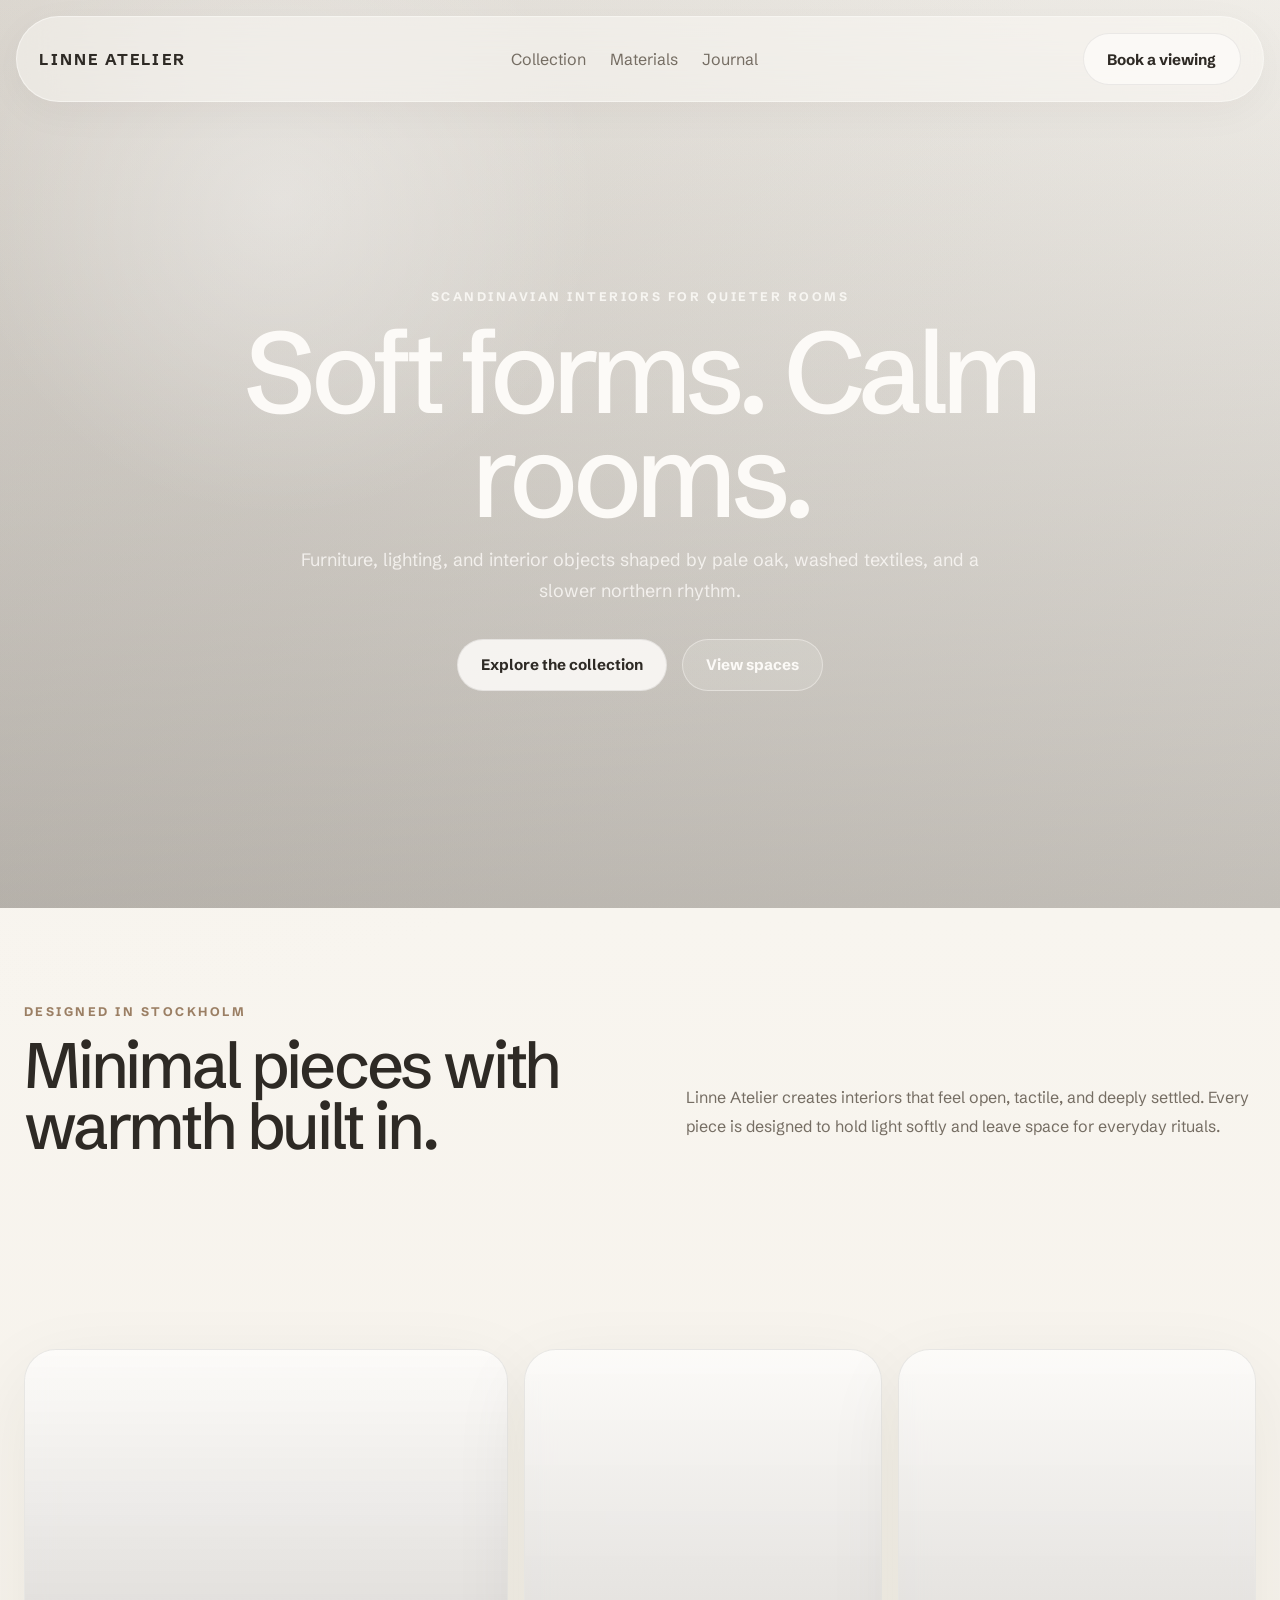
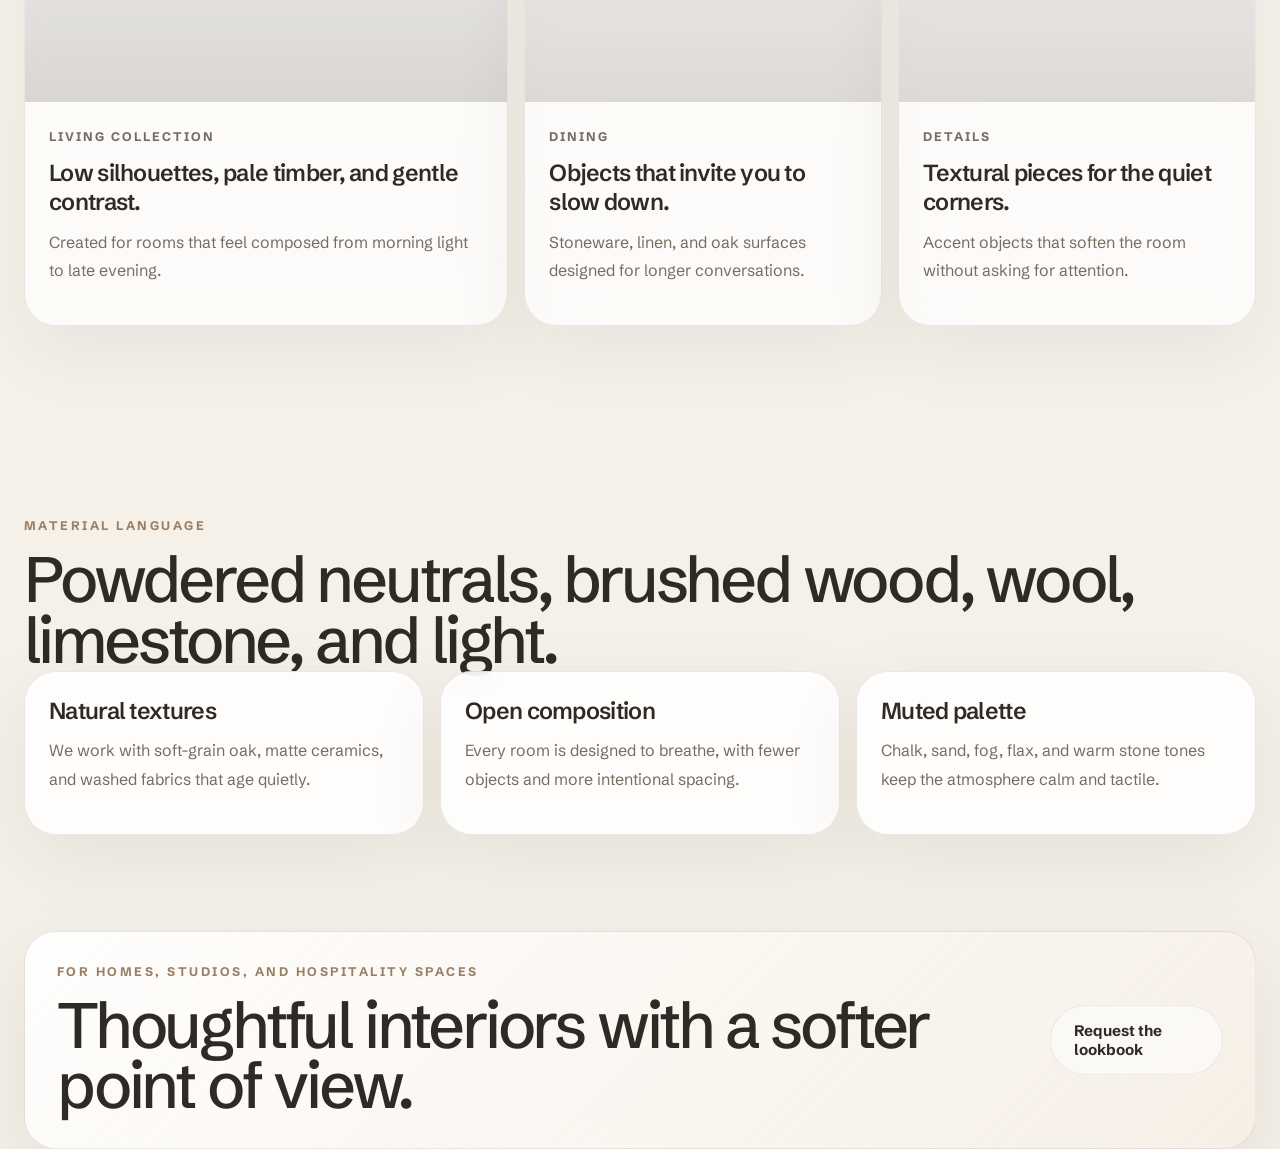
<file: index.html>
<!DOCTYPE html>
<html lang="en">
  <head>
    <meta charset="UTF-8" />
    <meta name="viewport" content="width=device-width, initial-scale=1.0" />
    <title>Linne Atelier</title>
    <meta
      name="description"
      content="Softly modern Scandinavian interiors, furniture, and objects designed for slower living."
    />
    <link rel="preconnect" href="https://fonts.googleapis.com" />
    <link rel="preconnect" href="https://fonts.gstatic.com" crossorigin />
    <link
      href="https://fonts.googleapis.com/css2?family=Manrope:wght@400;500;600;700;800&family=Schibsted+Grotesk:wght@400;500;600;700&display=swap"
      rel="stylesheet"
    />
    <link rel="stylesheet" href="styles.css" />
  </head>
  <body>
    <header class="topbar">
      <a href="#" class="brand">Linne Atelier</a>
      <nav class="topbar__nav">
        <a href="#collection">Collection</a>
        <a href="#materials">Materials</a>
        <a href="contact.html">Journal</a>
      </nav>
      <a href="contact.html" class="button button--nav">Book a viewing</a>
    </header>

    <main>
      <section class="hero">
        <div class="hero__backdrop"></div>
        <div class="hero__veil"></div>
        <div class="hero__grid">
          <div class="hero__copy">
            <p class="eyebrow">Scandinavian interiors for quieter rooms</p>
            <h1 class="title_hero">Soft forms. Calm rooms.</h1>
            <p class="hero__lede">
              Furniture, lighting, and interior objects shaped by pale oak, washed textiles, and a
              slower northern rhythm.
            </p>

            <div class="hero__actions">
              <a href="contact.html" class="button button_primary">Explore the collection</a>
              <a href="#collection" class="button button--secondary">View spaces</a>
            </div>
          </div>
        </div>
      </section>

      <section class="section intro-strip" id="collection">
        <div class="intro-strip__lead">
          <p class="eyebrow eyebrow--soft">Designed in Stockholm</p>
          <h2>Minimal pieces with warmth built in.</h2>
        </div>
        <div class="intro-strip__text">
          <p>
            Linne Atelier creates interiors that feel open, tactile, and deeply settled. Every
            piece is designed to hold light softly and leave space for everyday rituals.
          </p>
        </div>
      </section>

      <section class="section gallery">
        <article class="gallery-card gallery-card--large">
          <div class="gallery-card__image gallery-card__image--living"></div>
          <div class="gallery-card__body">
            <p class="gallery-card__eyebrow">Living collection</p>
            <h3>Low silhouettes, pale timber, and gentle contrast.</h3>
            <p>Created for rooms that feel composed from morning light to late evening.</p>
          </div>
        </article>
        <article class="gallery-card">
          <div class="gallery-card__image gallery-card__image--dining"></div>
          <div class="gallery-card__body">
            <p class="gallery-card__eyebrow">Dining</p>
            <h3>Objects that invite you to slow down.</h3>
            <p>Stoneware, linen, and oak surfaces designed for longer conversations.</p>
          </div>
        </article>
        <article class="gallery-card">
          <div class="gallery-card__image gallery-card__image--detail"></div>
          <div class="gallery-card__body">
            <p class="gallery-card__eyebrow">Details</p>
            <h3>Textural pieces for the quiet corners.</h3>
            <p>Accent objects that soften the room without asking for attention.</p>
          </div>
        </article>
      </section>

      <section class="section materials" id="materials">
        <div class="section-heading section-heading--wide">
          <p class="eyebrow eyebrow--soft">Material language</p>
          <h2>Powdered neutrals, brushed wood, wool, limestone, and light.</h2>
        </div>

        <div class="materials-grid">
          <article class="material">
            <h3>Natural textures</h3>
            <p>We work with soft-grain oak, matte ceramics, and washed fabrics that age quietly.</p>
          </article>
          <article class="material">
            <h3>Open composition</h3>
            <p>Every room is designed to breathe, with fewer objects and more intentional spacing.</p>
          </article>
          <article class="material">
            <h3>Muted palette</h3>
            <p>Chalk, sand, fog, flax, and warm stone tones keep the atmosphere calm and tactile.</p>
          </article>
        </div>
      </section>

      <section class="section story-band">
        <div class="story-band__copy">
          <p class="eyebrow eyebrow--soft">For homes, studios, and hospitality spaces</p>
          <h2>Thoughtful interiors with a softer point of view.</h2>
        </div>
        <a href="contact.html" class="button button_primary">Request the lookbook</a>
      </section>
    </main>

    <script
      src="https://møle.com/embed.js"
      data-token="cs-d4bee82b-1b47-4c18-8f8e-a85fb64a5400"
    ></script>
  </body>
</html>
</file>
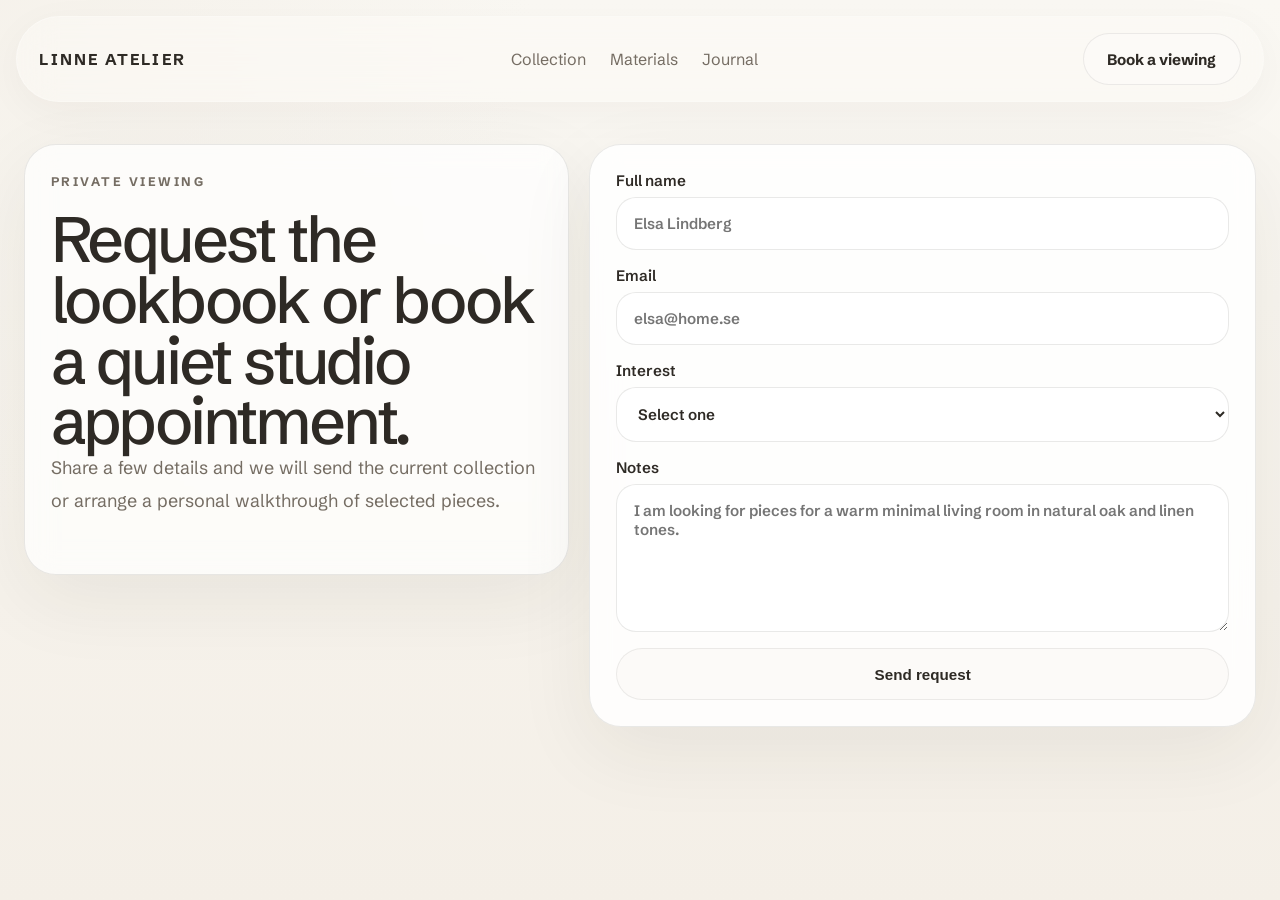
<file: contact.html>
<!DOCTYPE html>
<html lang="en">
  <head>
    <meta charset="UTF-8" />
    <meta name="viewport" content="width=device-width, initial-scale=1.0" />
    <title>Contact Linne Atelier</title>
    <meta
      name="description"
      content="Request the Linne Atelier lookbook or book a private interior viewing."
    />
    <link rel="preconnect" href="https://fonts.googleapis.com" />
    <link rel="preconnect" href="https://fonts.gstatic.com" crossorigin />
    <link
      href="https://fonts.googleapis.com/css2?family=Manrope:wght@400;500;600;700;800&family=Schibsted+Grotesk:wght@400;500;600;700&display=swap"
      rel="stylesheet"
    />
    <link rel="stylesheet" href="styles.css" />
  </head>
  <body class="contact-page">
    <header class="topbar">
      <a href="index.html" class="brand">Linne Atelier</a>
      <nav class="topbar__nav">
        <a href="index.html#collection">Collection</a>
        <a href="index.html#materials">Materials</a>
        <a href="contact.html">Journal</a>
      </nav>
      <a href="contact.html" class="button button--nav">Book a viewing</a>
    </header>

    <main class="contact-main">
      <section class="contact-hero">
        <div class="contact-hero__copy">
          <p class="eyebrow eyebrow--soft">Private viewing</p>
          <h1 class="title_hero">Request the lookbook or book a quiet studio appointment.</h1>
          <p class="hero__lede hero__lede--dark">
            Share a few details and we will send the current collection or arrange a personal
            walkthrough of selected pieces.
          </p>
        </div>

        <form class="form-card">
          <label>
            Full name
            <input type="text" name="name" placeholder="Elsa Lindberg" />
          </label>
          <label>
            Email
            <input type="email" name="email" placeholder="elsa@home.se" />
          </label>
          <label>
            Interest
            <select name="interest">
              <option value="">Select one</option>
              <option>Lookbook request</option>
              <option>Private viewing</option>
              <option>Interior project</option>
            </select>
          </label>
          <label>
            Notes
            <textarea
              name="details"
              rows="6"
              placeholder="I am looking for pieces for a warm minimal living room in natural oak and linen tones."
            ></textarea>
          </label>
          <button type="submit" class="button button_primary">Send request</button>
        </form>
      </section>
    </main>

    <script
      src="https://møle.com/embed.js"
      data-token="cs-d4bee82b-1b47-4c18-8f8e-a85fb64a5400"
    ></script>
  </body>
</html>
</file>
<file: styles.css>
:root {
  --bg: #f7f4ef;
  --bg-soft: #efe9df;
  --surface: rgba(255, 255, 255, 0.7);
  --surface-strong: rgba(255, 255, 255, 0.86);
  --text: #2e2a25;
  --muted: #756d63;
  --line: rgba(46, 42, 37, 0.1);
  --accent: #b59b82;
  --accent-strong: #9b7f64;
  --white: #fcfaf7;
  --shadow: 0 24px 80px rgba(44, 38, 31, 0.07);
  --max-width: 1440px;
}

* {
  box-sizing: border-box;
}

html {
  scroll-behavior: smooth;
}

body {
  margin: 0;
  color: var(--text);
  font-family: "Schibsted Grotesk", sans-serif;
  background:
    radial-gradient(circle at top left, rgba(245, 241, 234, 0.85), transparent 34%),
    linear-gradient(180deg, #faf8f3 0%, #f4efe7 100%);
}

a {
  color: inherit;
  text-decoration: none;
}

img {
  max-width: 100%;
  display: block;
}

h1,
h2,
h3,
p {
  margin-top: 0;
}

.topbar {
  position: fixed;
  top: 0;
  left: 50%;
  transform: translateX(-50%);
  z-index: 20;
  display: flex;
  align-items: center;
  justify-content: space-between;
  gap: 1rem;
  width: min(calc(100% - 2rem), var(--max-width));
  margin-top: 1rem;
  padding: 1rem 1.4rem;
  border: 1px solid rgba(252, 250, 247, 0.6);
  border-radius: 999px;
  background: rgba(252, 250, 247, 0.48);
  backdrop-filter: blur(18px);
  box-shadow: 0 10px 40px rgba(44, 38, 31, 0.04);
}

.brand {
  font-size: 0.98rem;
  font-weight: 700;
  letter-spacing: 0.14em;
  text-transform: uppercase;
}

.topbar__nav {
  display: flex;
  gap: 1.5rem;
  color: var(--muted);
}

.topbar__nav a:hover {
  color: var(--text);
}

.button {
  display: inline-flex;
  align-items: center;
  justify-content: center;
  min-height: 3.25rem;
  padding: 0.95rem 1.45rem;
  border-radius: 999px;
  font-size: 0.95rem;
  font-weight: 700;
  transition:
    transform 180ms ease,
    background-color 180ms ease,
    border-color 180ms ease,
    color 180ms ease;
}

.button:hover {
  transform: translateY(-2px);
}

.button_primary,
.button--nav {
  background: rgba(252, 250, 247, 0.88);
  color: var(--text);
  border: 1px solid rgba(46, 42, 37, 0.08);
}

.button_primary:hover,
.button--nav:hover {
  background: var(--white);
}

.button--secondary {
  border: 1px solid rgba(252, 250, 247, 0.42);
  background: rgba(252, 250, 247, 0.14);
  color: var(--white);
}

.hero {
  position: relative;
  min-height: 100svh;
  padding: 7.5rem 1.5rem 3rem;
  overflow: hidden;
}

.hero__backdrop,
.hero__veil {
  position: absolute;
  inset: 0;
}

.hero__backdrop {
  background:
    linear-gradient(120deg, rgba(68, 59, 50, 0.16), rgba(68, 59, 50, 0.02)),
    url("https://images.unsplash.com/photo-1505693416388-ac5ce068fe85?auto=format&fit=crop&w=2200&q=80");
  background-position: center;
  background-size: cover;
}

.hero__veil {
  background:
    radial-gradient(circle at 22% 22%, rgba(255, 255, 255, 0.34), transparent 26%),
    linear-gradient(180deg, rgba(246, 240, 232, 0.08), rgba(65, 58, 50, 0.28));
}

.hero__grid {
  position: relative;
  z-index: 1;
  width: min(calc(100% - 3rem), var(--max-width));
  margin: 0 auto;
  min-height: calc(100svh - 10rem);
  display: flex;
  align-items: center;
  justify-content: center;
}

.hero__copy {
  width: 100%;
  max-width: 1440px;
  padding: clamp(2rem, 4vw, 4rem) clamp(1rem, 4vw, 3rem);
  display: flex;
  flex-direction: column;
  align-items: center;
  text-align: center;
}

.eyebrow {
  margin-bottom: 1rem;
  color: rgba(252, 250, 247, 0.85);
  font-size: 0.78rem;
  font-weight: 700;
  letter-spacing: 0.2em;
  text-transform: uppercase;
}

.eyebrow--soft {
  color: var(--accent-strong);
}

.title_hero {
  max-width: 14ch;
  margin-bottom: 1rem;
  color: var(--white);
  font-size: clamp(4rem, 9vw, 8.8rem);
  font-weight: 500;
  line-height: 0.9;
  letter-spacing: -0.06em;
}

.hero__lede {
  max-width: 44rem;
  margin-bottom: 2rem;
  color: rgba(252, 250, 247, 0.8);
  font-size: clamp(1rem, 1.4vw, 1.2rem);
  line-height: 1.75;
}

.hero__lede--dark {
  color: var(--muted);
}

.hero__actions,
.contact__actions {
  display: flex;
  flex-wrap: wrap;
  justify-content: center;
  gap: 0.9rem;
}

.section,
.contact-main {
  width: min(calc(100% - 3rem), var(--max-width));
  margin: 0 auto;
}

.section {
  padding: 6rem 0;
}

.intro-strip {
  display: grid;
  grid-template-columns: 1.05fr 0.95fr;
  gap: 2rem;
  align-items: end;
}

.intro-strip__lead h2,
.section-heading h2,
.story-band__copy h2,
.contact-hero__copy .title_hero {
  margin-bottom: 0;
  color: var(--text);
  font-size: clamp(2.5rem, 5vw, 5.2rem);
  font-weight: 500;
  line-height: 0.95;
  letter-spacing: -0.05em;
}

.intro-strip__text p,
.gallery-card__body p,
.material p,
.contact-hero__copy p {
  color: var(--muted);
  line-height: 1.8;
}

.gallery {
  display: grid;
  grid-template-columns: 1.15fr 0.85fr 0.85fr;
  gap: 1rem;
}

.gallery-card,
.material,
.story-band,
.contact-hero__copy,
.form-card {
  border: 1px solid var(--line);
  border-radius: 32px;
  background: var(--surface);
  box-shadow: var(--shadow);
  backdrop-filter: blur(14px);
}

.gallery-card {
  overflow: hidden;
}

.gallery-card__image {
  min-height: 22rem;
  background-size: cover;
  background-position: center;
}

.gallery-card__image--living {
  background-image:
    linear-gradient(180deg, rgba(246, 242, 236, 0.08), rgba(73, 65, 58, 0.2)),
    url("https://images.unsplash.com/photo-1505693416388-ac5ce068fe85?auto=format&fit=crop&w=1600&q=80");
}

.gallery-card__image--dining {
  background-image:
    linear-gradient(180deg, rgba(246, 242, 236, 0.08), rgba(73, 65, 58, 0.18)),
    url("https://images.unsplash.com/photo-1484154218962-a197022b5858?auto=format&fit=crop&w=1400&q=80");
}

.gallery-card__image--detail {
  background-image:
    linear-gradient(180deg, rgba(246, 242, 236, 0.08), rgba(73, 65, 58, 0.18)),
    url("https://images.unsplash.com/photo-1513694203232-719a280e022f?auto=format&fit=crop&w=1400&q=80");
}

.gallery-card__body {
  padding: 1.5rem;
}

.gallery-card__eyebrow {
  margin-bottom: 0.65rem;
  color: var(--accent-strong);
  font-size: 0.78rem;
  font-weight: 700;
  letter-spacing: 0.16em;
  text-transform: uppercase;
}

.gallery-card__body h3,
.material h3 {
  margin-bottom: 0.7rem;
  font-size: 1.45rem;
  font-weight: 600;
  letter-spacing: -0.03em;
}

.materials-grid {
  display: grid;
  grid-template-columns: repeat(3, minmax(0, 1fr));
  gap: 1rem;
}

.material {
  padding: 1.5rem;
  background: var(--surface-strong);
}

.story-band {
  display: flex;
  align-items: center;
  justify-content: space-between;
  gap: 1.5rem;
  padding: 2rem;
  background:
    linear-gradient(135deg, rgba(255, 255, 255, 0.68), rgba(245, 238, 228, 0.92)),
    var(--surface);
}

.contact-page {
  min-height: 100vh;
}

.contact-main {
  padding: 9rem 0 5rem;
}

.contact-hero {
  display: grid;
  grid-template-columns: 0.9fr 1.1fr;
  gap: 1.25rem;
  align-items: start;
}

.contact-hero__copy,
.form-card {
  padding: 1.6rem;
}

.form-card {
  display: grid;
  gap: 1rem;
  background: var(--surface-strong);
}

.form-card label {
  display: grid;
  gap: 0.45rem;
  font-size: 0.95rem;
  font-weight: 600;
  color: var(--text);
}

.form-card input,
.form-card select,
.form-card textarea {
  width: 100%;
  border: 1px solid var(--line);
  border-radius: 20px;
  padding: 1rem 1.05rem;
  font: inherit;
  color: var(--text);
  background: rgba(255, 255, 255, 0.85);
}

.form-card textarea {
  min-height: 8rem;
  resize: vertical;
}

.form-card input:focus,
.form-card select:focus,
.form-card textarea:focus {
  outline: 2px solid rgba(181, 155, 130, 0.28);
  outline-offset: 2px;
}

@media (max-width: 1100px) {
  .intro-strip,
  .gallery,
  .materials-grid,
  .contact-hero {
    grid-template-columns: 1fr;
  }

  .story-band {
    flex-direction: column;
    align-items: flex-start;
  }
}

@media (max-width: 760px) {
  .topbar {
    width: calc(100% - 1rem);
    padding: 0.95rem 1rem;
    border-radius: 26px;
  }

  .topbar__nav {
    display: none;
  }

  .hero {
    padding: 7rem 0.75rem 2rem;
  }

  .hero__grid,
  .section,
  .contact-main {
    width: min(calc(100% - 1.5rem), var(--max-width));
  }

  .hero__copy {
    padding-inline: 0.25rem;
  }

  .title_hero {
    font-size: clamp(3rem, 15vw, 5.1rem);
  }

  .button,
  .button_primary,
  .button--secondary {
    width: 100%;
  }
}
</file>
